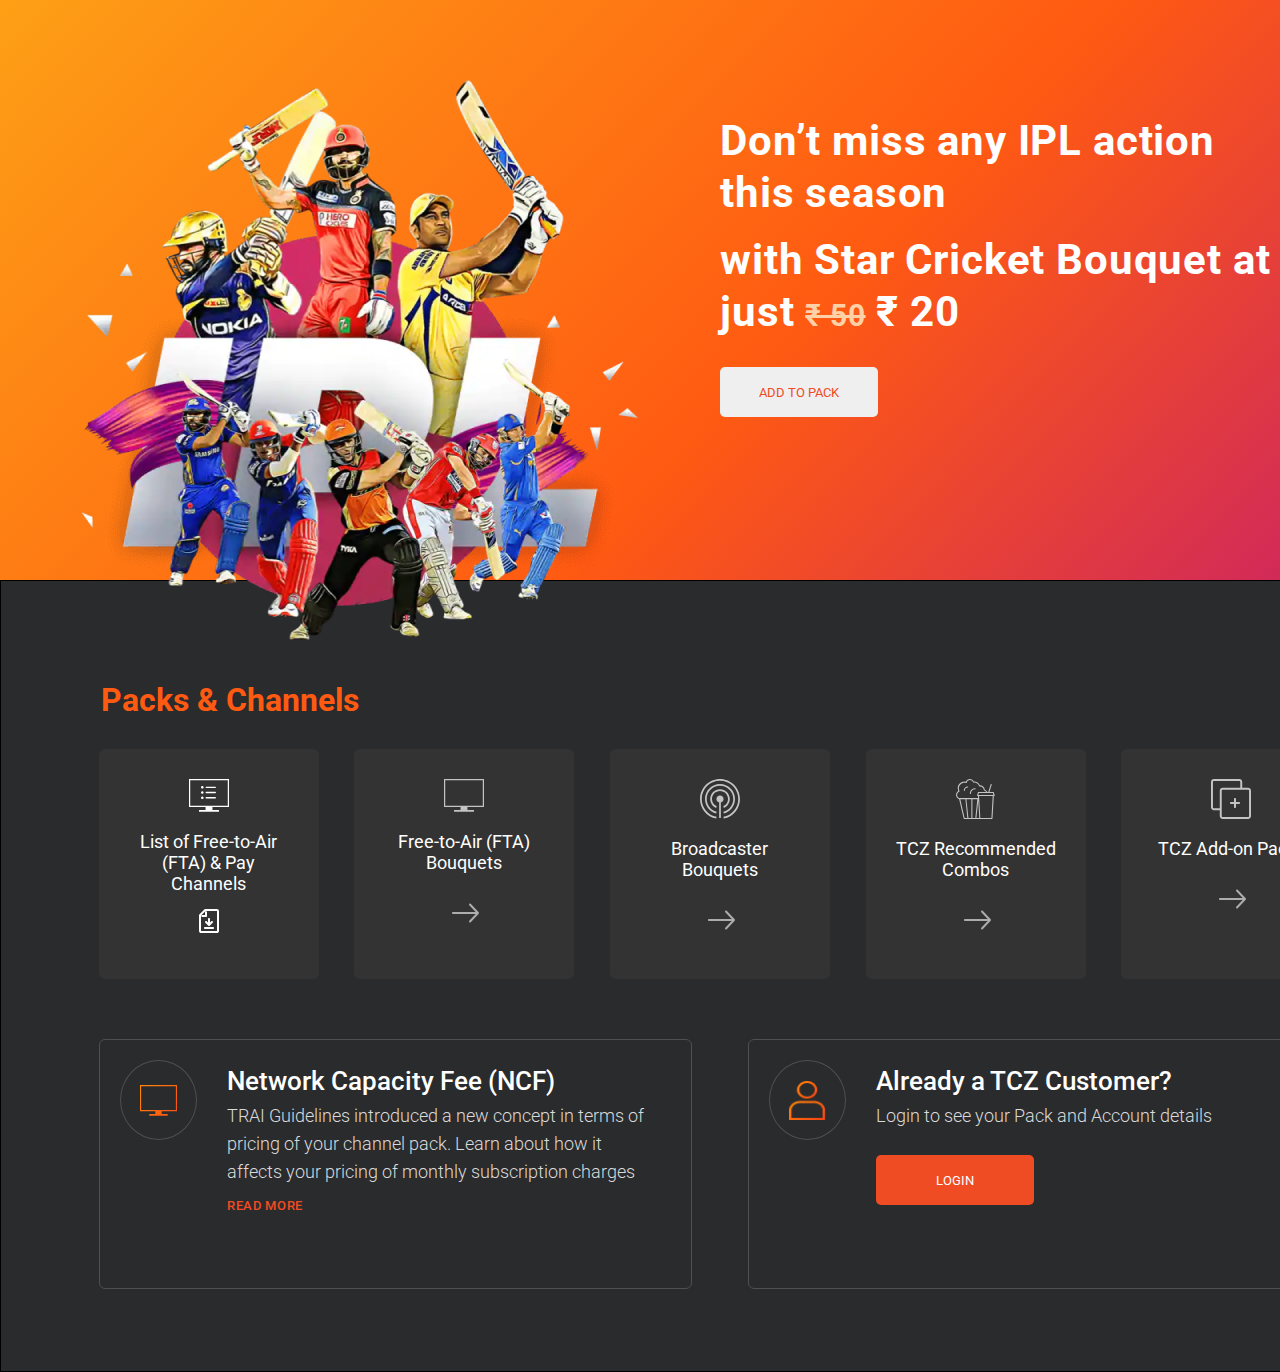
<file: index.html>
<!DOCTYPE html>
<html lang="en">
<head>
    <meta charset="UTF-8">
    <meta name="viewport" content="width=device-width, initial-scale=1.0">
    <title>Document</title>
    <link rel="stylesheet" href="style.css">
    
    
</head>
<body>
    <div class="main">
        <div class="upper">
            <div class="img">
                <img  src="./assets/image 18.png" alt="">
            </div>
             
            <div class="content">
                <p>Don’t miss any IPL action this season</p>
                <p>with Star Cricket Bouquet at just <strike>₹ 50</strike> ₹ 20</p>
                <button class="btn"> ADD TO PACK</button>
                
            </div>

            

        </div>

        <div class="middle">
            <h3>Packs & Channels</h3>
            <div class="container">
                <div class="c1">
                    <img src="./icons/Group 3.1.svg" alt="">
                    <p>List of Free-to-Air (FTA) & Pay Channels</p>
                    <img src="./icons/noun_Download file_878700_000000.svg" alt="">
                </div>
                <div class="c1">
                    <img src="./icons/Group.svg" alt="">
                    <p>Free-to-Air (FTA) Bouquets</p>
                    <img src="./icons/noun_Arrow_1569918_000000.svg" alt="">
                </div>
                <div class="c1">
                    <img src="./icons/Group 2.1.svg" alt="">
                    <p>Broadcaster Bouquets</p>
                    <img src="./icons/noun_Arrow_1569918_000000.svg" alt="">
                </div>
                <div class="c1">
                    <img src="./icons/Group (1).svg" alt="">
                    <p>TCZ Recommended Combos</p>
                    <img src="./icons/noun_Arrow_1569918_000000.svg" alt="">
                </div>
                <div class="c1">
                    <img src="./icons/Group 2.3.svg" alt="">
                    <p>TCZ Add-on Packs</p>
                    <img src="./icons/noun_Arrow_1569918_000000.svg" alt="">
                </div>
            </div>

            <div class="container2">
                <div class="c2">
                    <div class="eclipse">
                        <img src="./icons/Group (3).svg" alt="">
                    </div>

                    <div class="cnt">
                        <p class="head">Network Capacity Fee (NCF)</p>

                        <p class="subhead">TRAI Guidelines introduced a new concept in terms of pricing of your channel pack. Learn about how it affects your pricing of monthly subscription charges</p>

                        <p class="read">READ MORE</p>
                    </div>
                </div>
                <div class="c2">
                    <div class="eclipse">
                        <img src="./icons/profile.png" alt="">
                    </div>


                    <div class="cnt">
                    <p class="head">Already a TCZ Customer?</p>

                    <p class="subhead">Login to see your Pack and Account details</p>

                    <button class="btn-2">LOGIN</button>
                    </div>
                </div>
            </div>
        </div>
       
    </div>
    
</body>
<script src="main.js"></script>
</html>
</file>
<file: style.css>
@import url('https://fonts.googleapis.com/css2?family=Roboto:wght@100;300;400&display=swap');
*{
    margin: 0;
    padding: 0;
    box-sizing: border-box;
    font-family: 'Roboto', sans-serif;
}  

.main{
    width: 1440px;
    margin: auto;

}

.upper{
    display: flex;
    width: 1440px;
    height: 580px;
    background: linear-gradient(134deg, #FDBB17 -22.1%, #FF5A12 56.02%, #BC137A 109.13%);
}

.img{
    height: 560px;
    width: 560px;
    margin-top: 80px;
    margin-left: 80px;
}
.img img{
    width: 100%;
    height: 100%;
    background-repeat: no-repeat;
    background-size: cover;
    background-attachment: fixed;
}
.content{
    width: 551px;
    height: 186px;
    color: #FFF;
    font-family: Roboto;
    font-size: 42px;
    font-style: normal;
    font-weight: 700;
    line-height: 52px; /* 123.81% */
    letter-spacing: 0.84px;
    margin: 100px 0px 0px 80px;
}

strike{
    font-size: 30px;
    color: #FFD1A7;
}

.content p{
    margin-top: 15px;
}

.content .btn{
    width: 158px;
    height: 50px;
    flex-shrink: 0;
    border-radius: 5px;
    border: none;
    margin-top: 25px;
    color: #F04C23;
}



.middle{
    border: 1px solid ;
    background: #2A2B2D;
    width: 1440px;
    height: 792px;
}

.middle h3{
    color: #FF5A12;
    margin-top: 100px;
    margin-left: 100px;
    font-size: 32px;
}

.container{
    display: flex;
    justify-content: space-around;
    margin: 80px;
    margin-top: 30px;
    

}

.container .c1{
    width: 220px;
    height: 230px;
    border-radius: 6px;
    background: #333;
    color: var(--White, #FFF);
    font-size: 18px;
    text-align: center;
}
.c1{
    padding: 30px;
}

.c1 p{
    margin-top: 15px;
    margin-bottom: 15px;
}
.container .c1:hover{
    background: linear-gradient(186deg, #FDBB17 -28.48%, #FF5A12 64.82%, #BC137A 128.24%);
    
}

.container2{
    display: flex;
    justify-content: space-around;
    margin: 70px;
    margin-top: -20px;
    
}


.c2{
    width: 593px;
    height: 250px;
    border: 1px solid #4F4F4F;
    border-radius: 6px;
    padding: 20px;
    display: flex;
}

/* .c2 img{
    width: 80px;
    height: 80px;
} */

.eclipse{
    border-radius: 50%;
    border: 1px solid #4F4F4F;
    width: 80px;
    height: 80px;
    display: flex;
    justify-content: center;
    align-items: center;
}

.eclipse img{
    width: 50%;
    height: 50%;
    background-repeat: no-repeat;
    background-size: cover;
    background-attachment: fixed;
    
}

.cnt{
    width: 480px;
    padding: 20px;
    margin-top: -20px;
    /* align-items: center; */
    /* justify-content: space-between; */
    display: flex;
    flex-direction: column;
    margin-left: 10px;
}

.head{
    color: var(--White, #FFF);
    font-size: 26px;
    font-style: normal;
    font-weight: 500;
    line-height: 42px; /* 161.538% */
}
.subhead{
    color: #DADADA;
    font-size: 18px;
    font-style: normal;
    font-weight: 300;
    line-height: 28px; /* 155.556% */
    }

.read{
    color: #F04C23;
    font-family: Roboto;
    font-size: 13px;
    font-style: normal;
    font-weight: 500;
    line-height: 40px; /* 307.692% */
    letter-spacing: 0.65px;
    text-transform: uppercase;
}

.btn-2{
    width: 158px;
    height: 50px;
    flex-shrink: 0;
    border-radius: 5px;
    border: none;
    margin-top: 25px;
    color: white;
    background-color: #F04C23;
}
</file>
